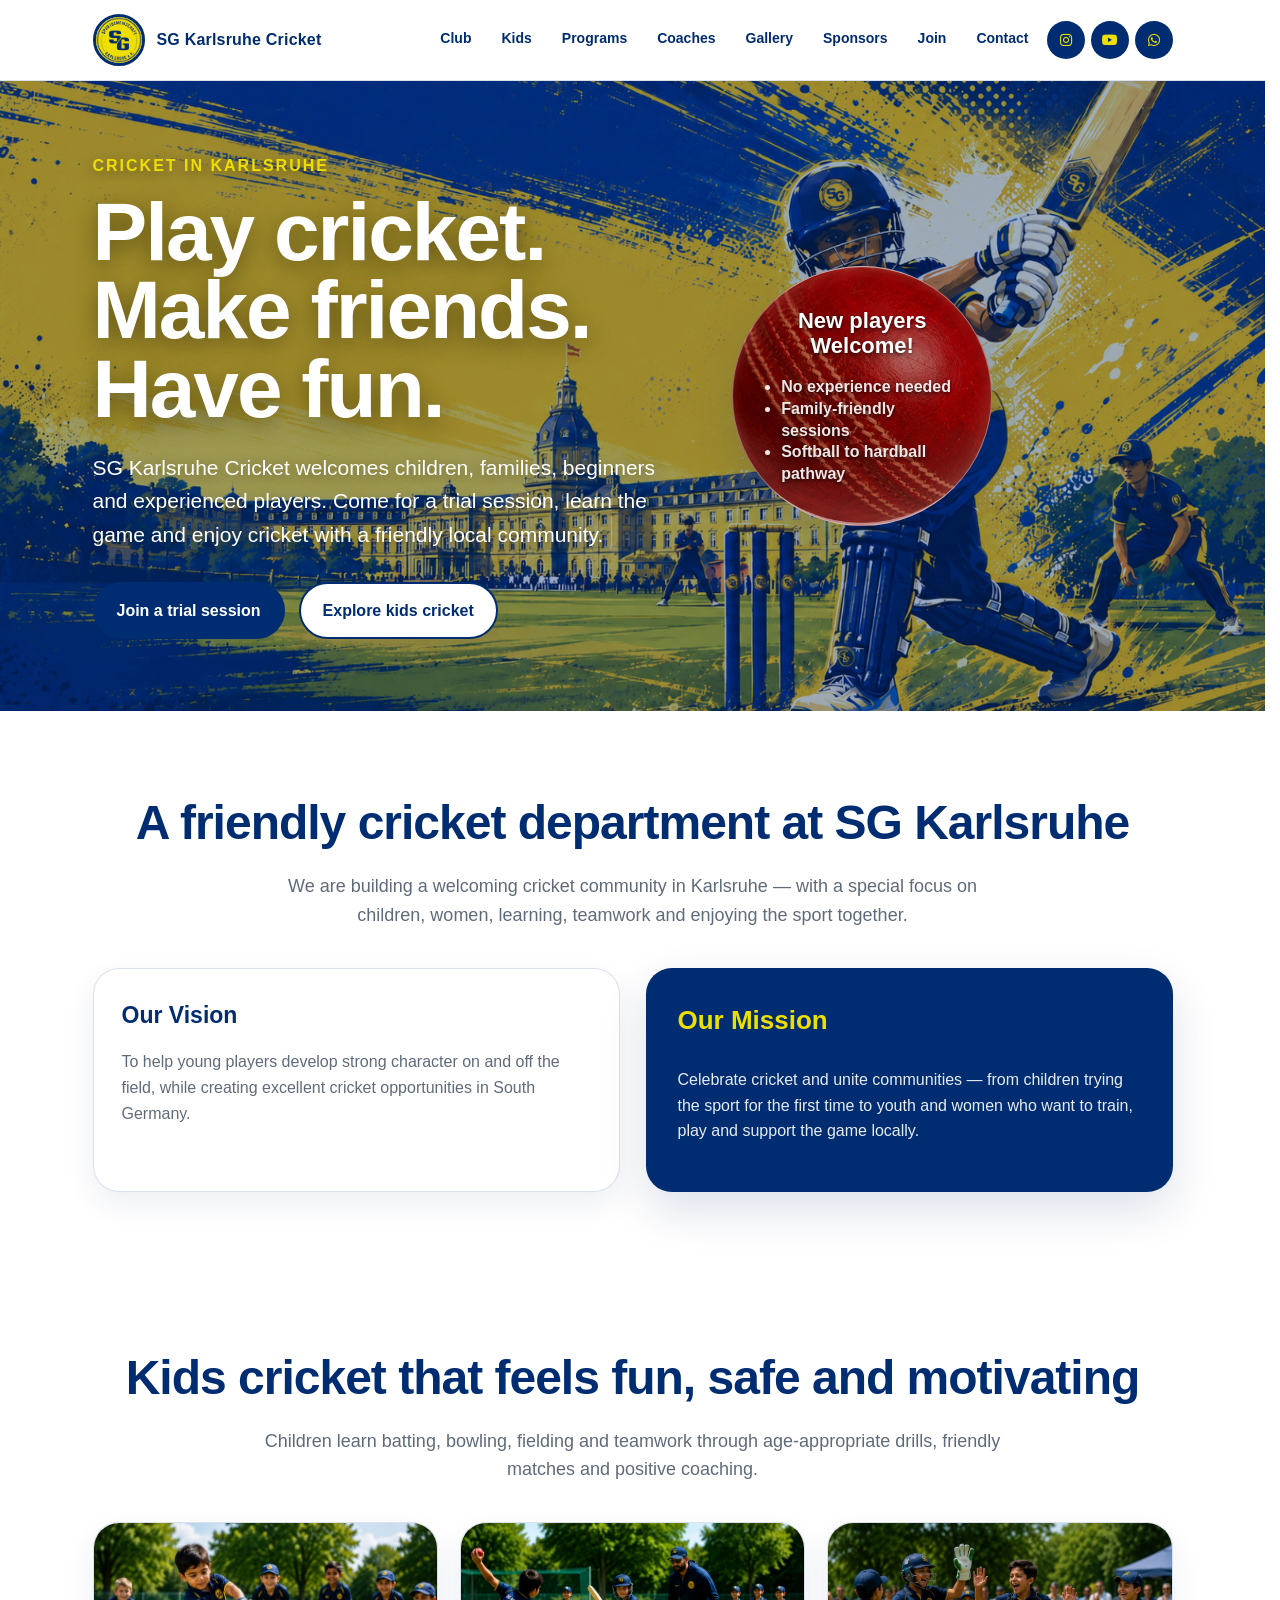
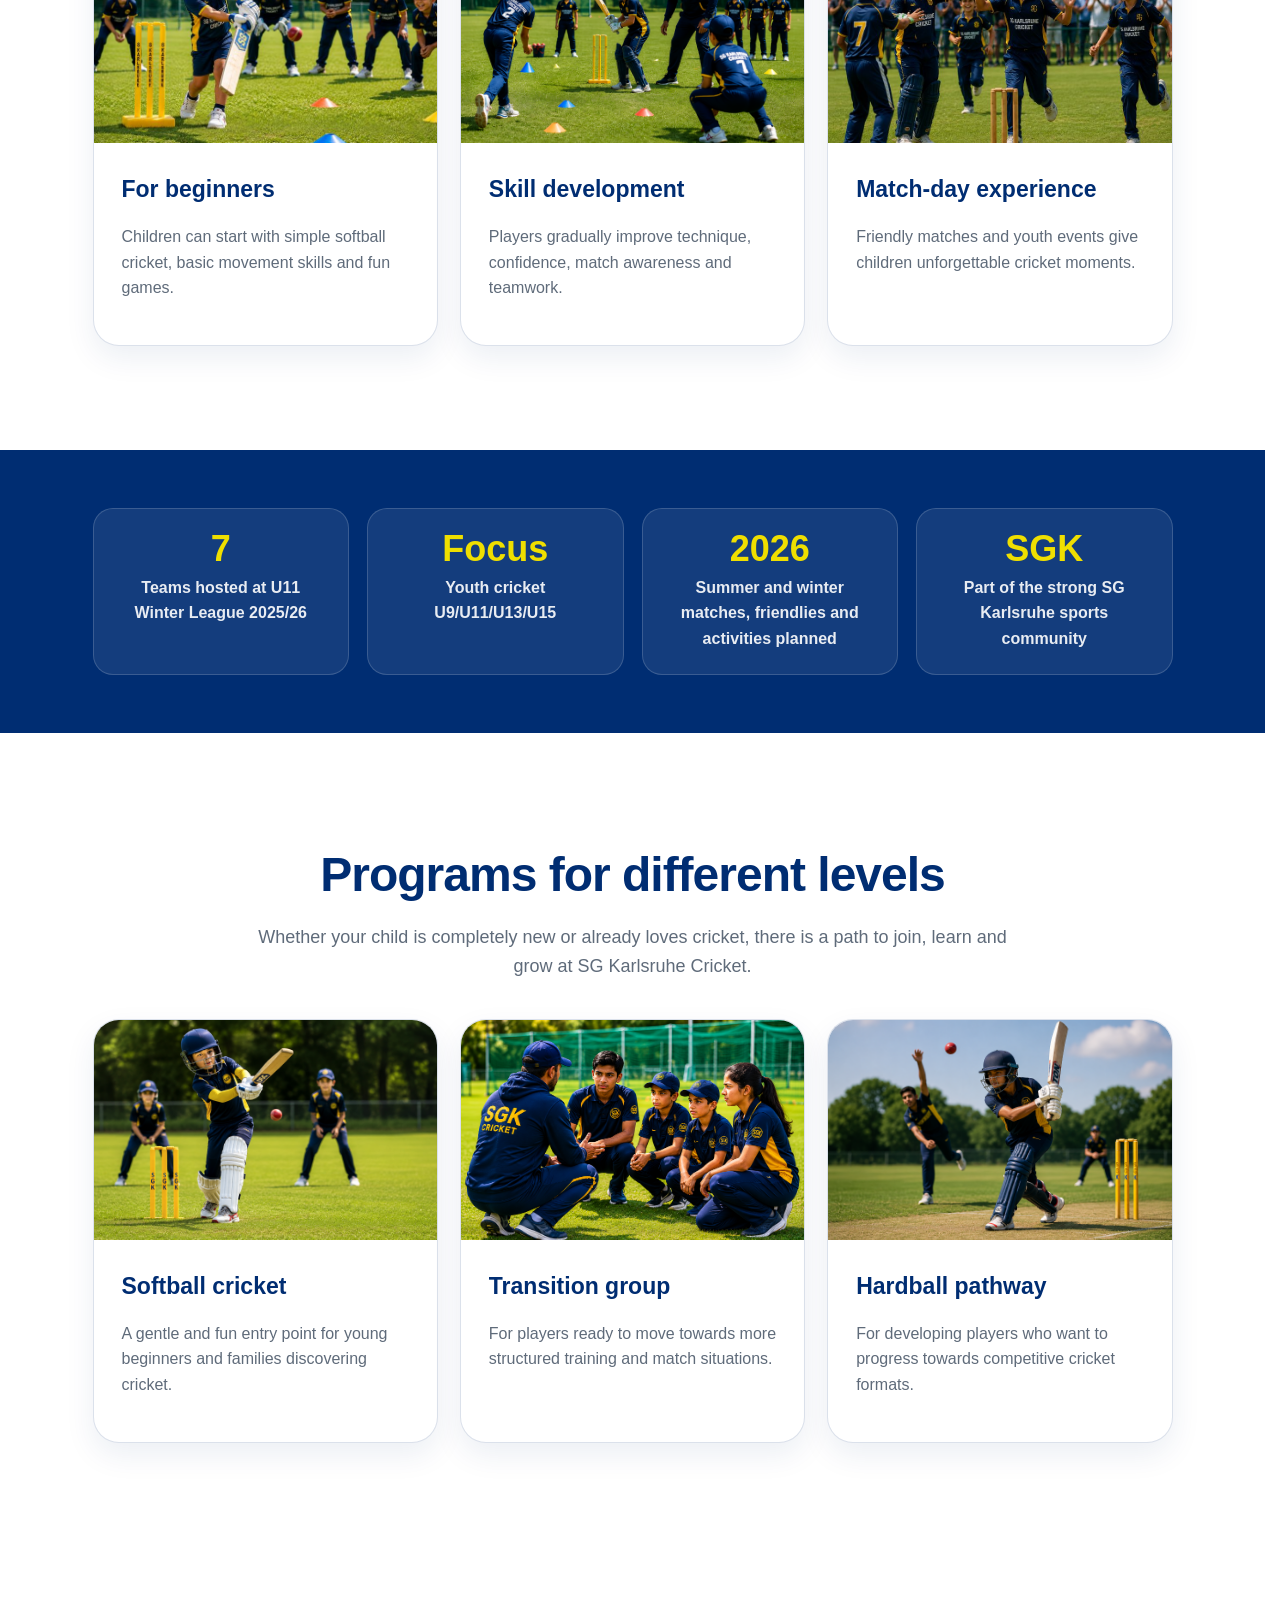
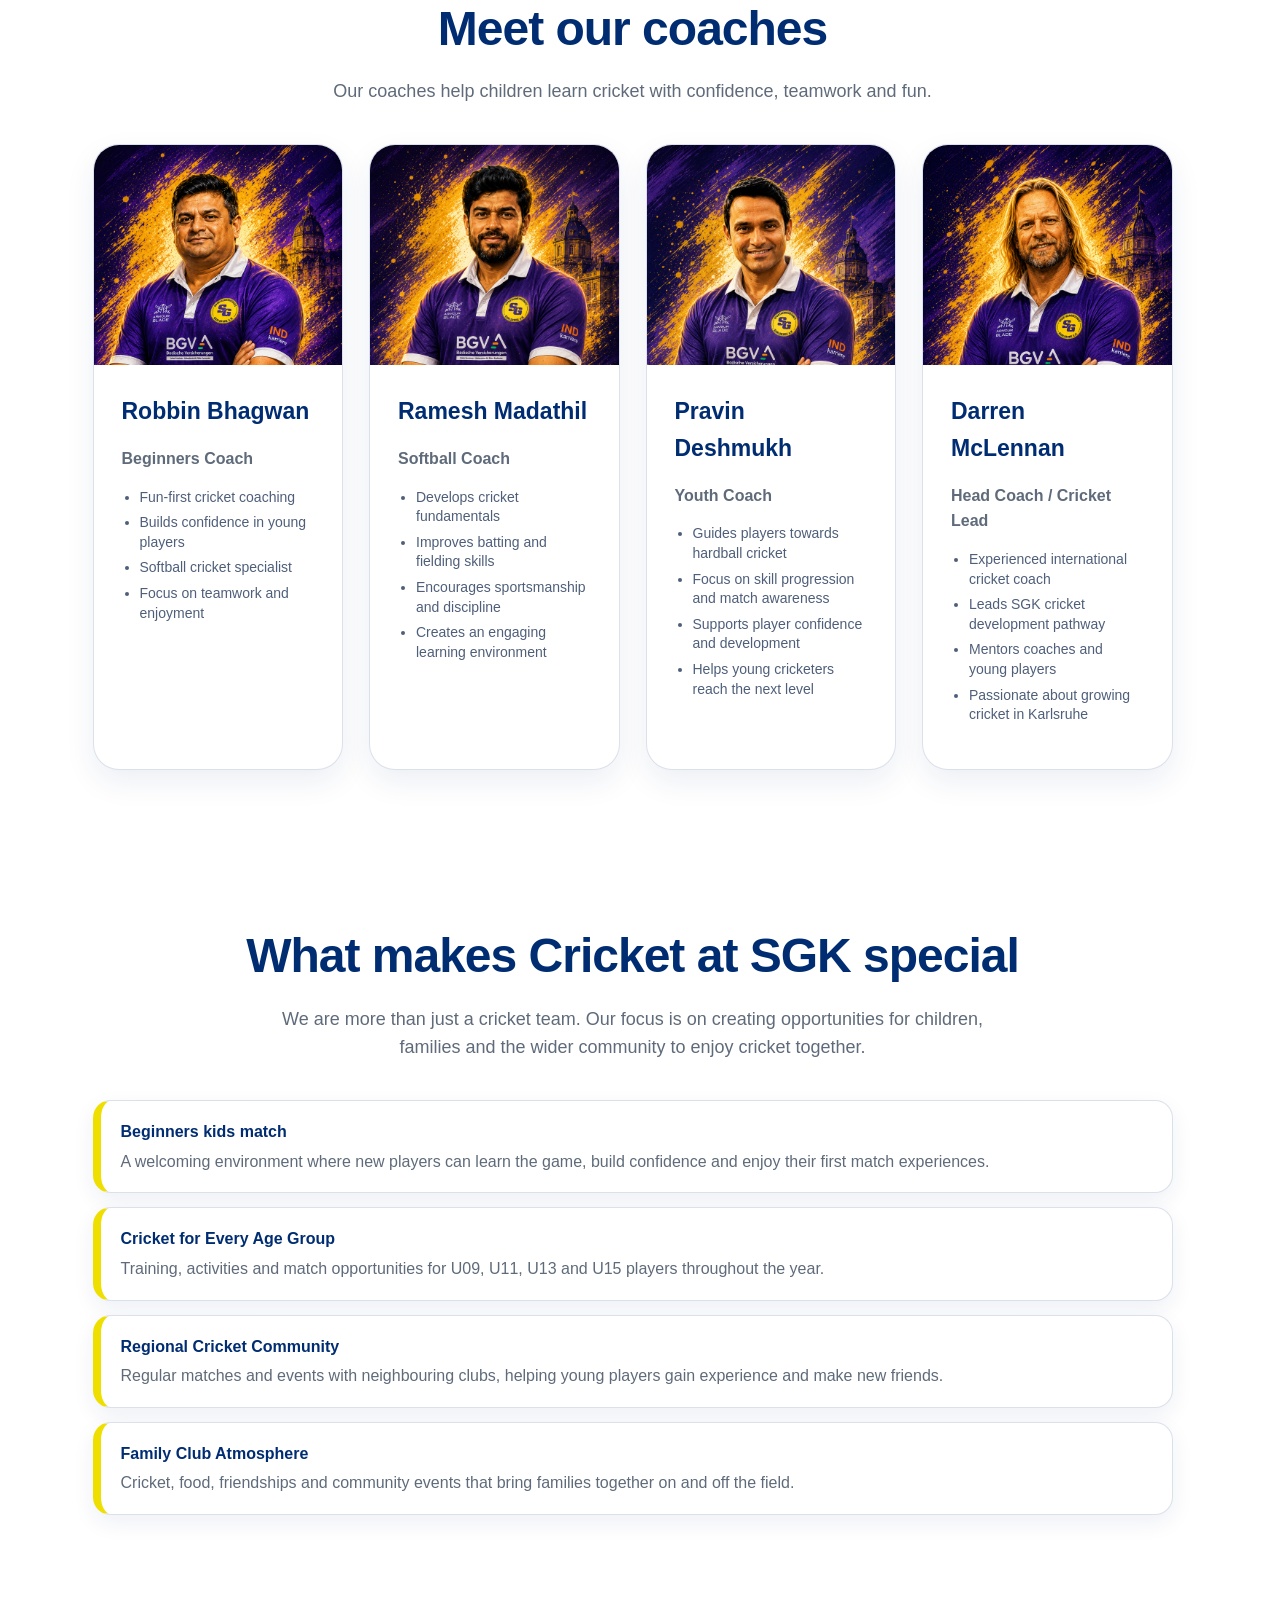
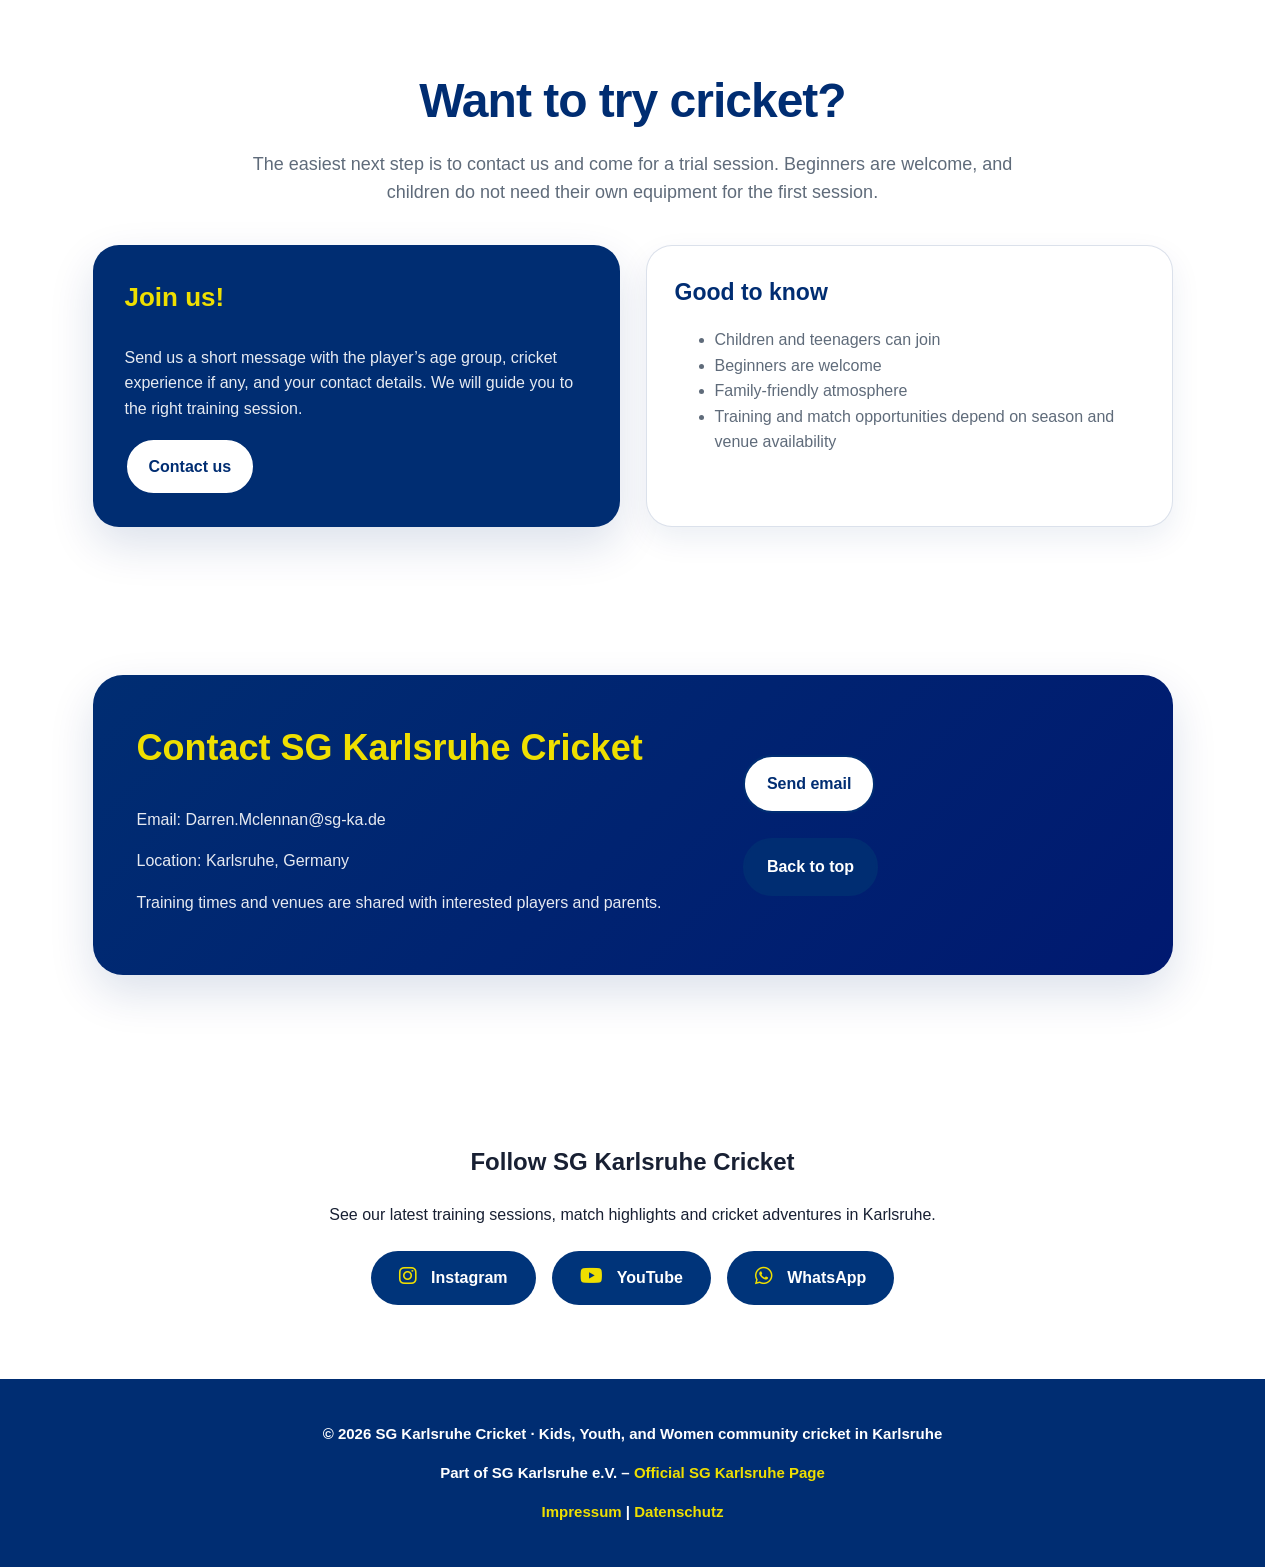
<file: index.html>
<!DOCTYPE html>
<html lang="en">
<head>
  <meta charset="UTF-8" />
  <meta name="viewport" content="width=device-width, initial-scale=1.0" />
  <title>SG Karlsruhe Cricket</title>

  <link rel="stylesheet"
    href="https://cdnjs.cloudflare.com/ajax/libs/font-awesome/6.5.1/css/all.min.css">
  <link rel="stylesheet" href="css/style.css">
</head>

<body>
  <header>
    <div class="nav-wrap">
     <a class="brand" href="index.html#top">
        <img class="site-logo" src="images/sgk-logo.png" alt="SG Karlsruhe logo">
        <span>SG Karlsruhe Cricket</span>
      </a>

      <nav>
<a href="index.html#about">Club</a>
<a href="index.html#kids">Kids</a>
<a href="index.html#programs">Programs</a>
<a href="index.html#coaches">Coaches</a>
<a href="gallery.html">Gallery</a>
<a href="sponsors.html">Sponsors</a>
<a href="index.html#join">Join</a>
<a href="index.html#contact">Contact</a>

<a class="nav-social" href="https://www.instagram.com/cricket.sg.karlsruhe" target="_blank">
  <i class="fab fa-instagram"></i>
</a>

<a class="nav-social" href="https://www.youtube.com/@SGKcricket" target="_blank">
  <i class="fab fa-youtube"></i>
</a>

<a class="nav-social" href="https://wa.me/4917683696175" target="_blank">
  <i class="fab fa-whatsapp"></i>
</a>
      </nav>
    </div>
  </header>

  <main id="top">
    <section class="hero">
      <div class="hero-inner">
        <div>
          <div class="eyebrow">Cricket in Karlsruhe</div>
          <h1>Play cricket. Make friends. Have fun.</h1>
          <p>
            SG Karlsruhe Cricket welcomes children, families, beginners and experienced players.
            Come for a trial session, learn the game and enjoy cricket with a friendly local community.
          </p>
          <div class="buttons">
            <a class="btn btn-primary" href="#join">Join a trial session</a>
            <a class="btn btn-secondary" href="#kids">Explore kids cricket</a>
          </div>
        </div>

        <div class="hero-card">
          <h2>New players Welcome!</h2>
          <ul>
            <li>No experience needed</li>
            <li>Family-friendly sessions</li>
            <li>Softball to hardball pathway</li>
            
          </ul>
        </div>
      </div>
    </section>

    <section id="about" class="section">
      <div class="section-title">
        <h2>A friendly cricket department at SG Karlsruhe</h2>
        <p>
          We are building a welcoming cricket community in Karlsruhe — with a special focus on children,
          women, learning, teamwork and enjoying the sport together.
        </p>
      </div>

      <div class="grid-2">
        <div class="info-box">
          <h3>Our Vision</h3>
          <p>
            To help young players develop strong character on and off the field, while creating excellent
            cricket opportunities in South Germany.
          </p>
        </div>

        <div class="highlight">
          <h3>Our Mission</h3>
          <p>
            Celebrate cricket and unite communities — from children trying the sport for the first time
            to youth and women who want to train, play and support the game locally.
          </p>
        </div>
      </div>
    </section>

    <section id="kids" class="section">
      <div class="section-title">
        <h2>Kids cricket that feels fun, safe and motivating</h2>
        <p>
          Children learn batting, bowling, fielding and teamwork through age-appropriate drills,
          friendly matches and positive coaching.
        </p>
      </div>

      <div class="grid-3">
        <article class="card">
          <img src="images/kids-beginners.jpg" alt="Beginners" class="card-image">
          <div class="card-body">
            <h3>For beginners</h3>
            <p>Children can start with simple softball cricket, basic movement skills and fun games.</p>
          </div>
        </article>

        <article class="card">
          <img src="images/skill-development.png" alt="Skill Development" class="card-image">
          <div class="card-body">
            <h3>Skill development</h3>
            <p>Players gradually improve technique, confidence, match awareness and teamwork.</p>
          </div>
        </article>

        <article class="card">
          <img src="images/match-experience.jpg" alt="Match Day" class="card-image">
          <div class="card-body">
            <h3>Match-day experience</h3>
            <p>Friendly matches and youth events give children unforgettable cricket moments.</p>
          </div>
        </article>
      </div>
    </section>

    <div class="band">
      <div class="band-inner">
        <div class="stat"><strong>7</strong><span>Teams hosted at U11 Winter League 2025/26</span></div>
        <div class="stat"><strong>Focus</strong><span>Youth cricket U9/U11/U13/U15</span></div>
        <div class="stat"><strong>2026</strong><span>Summer and winter matches, friendlies and activities planned</span></div>
        <div class="stat"><strong>SGK</strong><span>Part of the strong SG Karlsruhe sports community</span></div>
      </div>
    </div>

    <section id="programs" class="section">
      <div class="section-title">
        <h2>Programs for different levels</h2>
        <p>
          Whether your child is completely new or already loves cricket, there is a path to join,
          learn and grow at SG Karlsruhe Cricket.
        </p>
      </div>

      <div class="grid-3">
        <article class="card">
          <img src="images/softball-cricket.png" alt="Softball cricket" class="card-image">
          <div class="card-body">
            <h3>Softball cricket</h3>
            <p>A gentle and fun entry point for young beginners and families discovering cricket.</p>
          </div>
        </article>

        <article class="card">
          <img src="images/transition-group.png" alt="Transition group" class="card-image">
          <div class="card-body">
            <h3>Transition group</h3>
            <p>For players ready to move towards more structured training and match situations.</p>
          </div>
        </article>

        <article class="card">
          <img src="images/hardball-pathway.png" alt="Hardball pathway" class="card-image">
          <div class="card-body">
            <h3>Hardball pathway</h3>
            <p>For developing players who want to progress towards competitive cricket formats.</p>
          </div>
        </article>
      </div>
    </section>

    <section id="coaches" class="section">
      <div class="section-title">
        <h2>Meet our coaches</h2>
        <p>
          Our coaches help children learn cricket with confidence, teamwork and fun.
        </p>
      </div>

      <div class="grid-4">
        <article class="card">
          <img src="images/robbin.png" alt="SG Karlsruhe Cricket coach" class="coach-card">
          <div class="card-body">
            <h3>Robbin Bhagwan</h3>
            <p><strong>Beginners Coach</strong></p>
            <ul class="coach-points">
              <li>Fun-first cricket coaching</li>
              <li>Builds confidence in young players</li>
              <li>Softball cricket specialist</li>
              <li>Focus on teamwork and enjoyment</li>
            </ul>
          </div>
        </article>

        <article class="card">
          <img src="images/ramesh.png" alt="SG Karlsruhe Cricket coach" class="coach-card">
          <div class="card-body">
            <h3>Ramesh Madathil</h3>
            <p><strong>Softball Coach</strong></p>
            <ul class="coach-points">
              <li>Develops cricket fundamentals</li>
              <li>Improves batting and fielding skills</li>
              <li>Encourages sportsmanship and discipline</li>
              <li>Creates an engaging learning environment</li>
            </ul>
          </div>
        </article>

        <article class="card">
          <img src="images/pravin.png" alt="SG Karlsruhe Cricket coach" class="coach-card">
          <div class="card-body">
            <h3>Pravin Deshmukh</h3>
            <p><strong>Youth Coach</strong></p>
            <ul class="coach-points">
              <li>Guides players towards hardball cricket</li>
              <li>Focus on skill progression and match awareness</li>
              <li>Supports player confidence and development</li>
              <li>Helps young cricketers reach the next level</li>
            </ul>
          </div>
        </article>

        <article class="card">
          <img src="images/darren.png" alt="SG Karlsruhe Cricket coach" class="coach-card">
          <div class="card-body">
            <h3>Darren McLennan</h3>
            <p><strong>Head Coach / Cricket Lead</strong></p>
            <ul class="coach-points">
              <li>Experienced international cricket coach</li>
              <li>Leads SGK cricket development pathway</li>
              <li>Mentors coaches and young players</li>
              <li>Passionate about growing cricket in Karlsruhe</li>
            </ul>
          </div>
        </article>
      </div>
    </section>

    <section id="activities" class="section">
      <div class="section-title">
        <h2>What makes Cricket at SGK special</h2>
        <p>
          We are more than just a cricket team. Our focus is on creating opportunities for children, families and the wider community to enjoy cricket together.
        </p>
      </div>

      <div class="activity-list">
        <div class="activity"><strong>Beginners kids match</strong><span>A welcoming environment where new players can learn the game, build confidence and enjoy their first match experiences.</span></div>
        <div class="activity"><strong>Cricket for Every Age Group</strong><span>Training, activities and match opportunities for U09, U11, U13 and U15 players throughout the year.</span></div>
        <div class="activity"><strong>Regional Cricket Community</strong><span>Regular matches and events with neighbouring clubs, helping young players gain experience and make new friends.</span></div>
        <div class="activity"><strong>Family Club Atmosphere</strong><span>Cricket, food, friendships and community events that bring families together on and off the field.</span></div>
      </div>
    </section>

    <section id="join" class="section">
      <div class="section-title">
        <h2>Want to try cricket?</h2>
        <p>
          The easiest next step is to contact us and come for a trial session. Beginners are welcome,
          and children do not need their own equipment for the first session.
        </p>
      </div>

      <div class="grid-2">
        <div class="highlight">
          <h3>Join us!</h3>
          <p>
            Send us a short message with the player’s age group, cricket experience if any, and your
            contact details. We will guide you to the right training session.
          </p>
          <a class="btn btn-secondary" href="#contact">Contact us</a>
        </div>

        <div class="info-box">
          <h3>Good to know</h3>
          <ul>
            <li>Children and teenagers can join</li>
            <li>Beginners are welcome</li>
            <li>Family-friendly atmosphere</li>
            <li>Training and match opportunities depend on season and venue availability</li>
          </ul>
        </div>
      </div>
    </section>

    <section id="contact" class="section">
      <div class="contact-panel">
        <div>
          <h2>Contact SG Karlsruhe Cricket</h2>
          <p>Email: Darren.Mclennan@sg-ka.de</p>
          <p>Location: Karlsruhe, Germany</p>
          <p>Training times and venues are shared with interested players and parents.</p>
        </div>
        <div>
          <a class="btn btn-secondary" href="mailto:Darren.Mclennan@sg-ka.de">Send email</a>
          <br><br>
          <a class="btn btn-primary" href="#top">Back to top</a>
        </div>
      </div>
    </section>

    <section class="section social-section">
      <h2>Follow SG Karlsruhe Cricket</h2>
      <p>See our latest training sessions, match highlights and cricket adventures in Karlsruhe.</p>

      <div class="social-links">
        <a href="https://www.instagram.com/cricket.sg.karlsruhe" target="_blank">
          <i class="fab fa-instagram"></i> Instagram
        </a>

        <a href="https://www.youtube.com/@SGKcricket" target="_blank">
          <i class="fab fa-youtube"></i> YouTube
        </a>

        <a href="https://wa.me/4917683696175" target="_blank">
          <i class="fab fa-whatsapp"></i> WhatsApp
        </a>
      </div>
    </section>
  </main>

<footer class="site-footer">
  <p>© 2026 SG Karlsruhe Cricket · Kids, Youth, and Women community cricket in Karlsruhe</p>

  <p>
    Part of SG Karlsruhe e.V. –
    <a href="https://www.sg-ka.de/sportangebot/cricket/" target="_blank">
      Official SG Karlsruhe Page
    </a>
  </p>

  <p>
    <a href="impressum.html">Impressum</a> |
    <a href="datenschutz.html">Datenschutz</a>
  </p>
</footer>
</body>
</html>
</file>
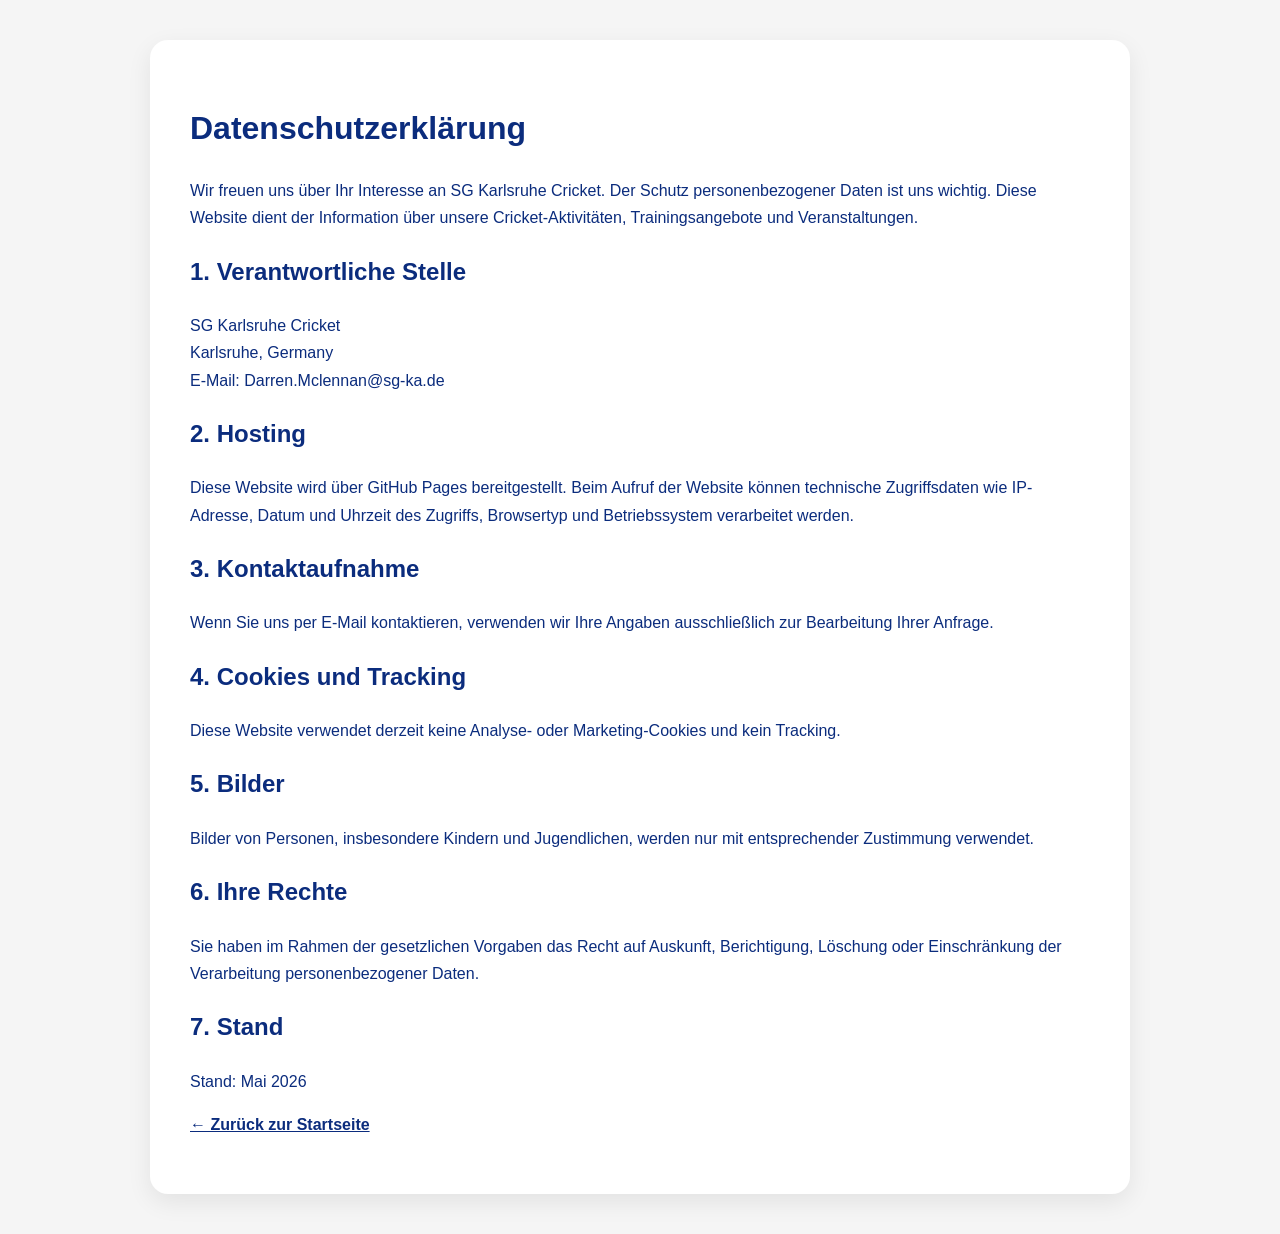
<file: datenschutz.html>
<!DOCTYPE html>
<html lang="de">
<head>
  <meta charset="UTF-8">
  <meta name="viewport" content="width=device-width, initial-scale=1.0">
  <title>Datenschutz - SG Karlsruhe Cricket</title>

  <style>
    body {
      font-family: Arial, sans-serif;
      background: #f5f5f5;
      color: #0b2c7d;
      margin: 0;
      padding: 40px;
      line-height: 1.7;
    }

    .container {
      max-width: 900px;
      margin: auto;
      background: white;
      padding: 40px;
      border-radius: 18px;
      box-shadow: 0 8px 24px rgba(0,0,0,0.08);
    }

    h1, h2 {
      color: #0b2c7d;
    }

    a {
      color: #0b2c7d;
      font-weight: bold;
    }
  </style>
</head>

<body>
<div class="container">

  <h1>Datenschutzerklärung</h1>

  <p>
    Wir freuen uns über Ihr Interesse an SG Karlsruhe Cricket. Der Schutz personenbezogener Daten ist uns wichtig.
    Diese Website dient der Information über unsere Cricket-Aktivitäten, Trainingsangebote und Veranstaltungen.
  </p>

  <h2>1. Verantwortliche Stelle</h2>
  <p>
    SG Karlsruhe Cricket<br>
    Karlsruhe, Germany<br>
    E-Mail: Darren.Mclennan@sg-ka.de
  </p>

  <h2>2. Hosting</h2>
  <p>
    Diese Website wird über GitHub Pages bereitgestellt. Beim Aufruf der Website können technische Zugriffsdaten
    wie IP-Adresse, Datum und Uhrzeit des Zugriffs, Browsertyp und Betriebssystem verarbeitet werden.
  </p>

  <h2>3. Kontaktaufnahme</h2>
  <p>
    Wenn Sie uns per E-Mail kontaktieren, verwenden wir Ihre Angaben ausschließlich zur Bearbeitung Ihrer Anfrage.
  </p>

  <h2>4. Cookies und Tracking</h2>
  <p>
    Diese Website verwendet derzeit keine Analyse- oder Marketing-Cookies und kein Tracking.
  </p>

  <h2>5. Bilder</h2>
  <p>
    Bilder von Personen, insbesondere Kindern und Jugendlichen, werden nur mit entsprechender Zustimmung verwendet.
  </p>

  <h2>6. Ihre Rechte</h2>
  <p>
    Sie haben im Rahmen der gesetzlichen Vorgaben das Recht auf Auskunft, Berichtigung, Löschung oder Einschränkung
    der Verarbeitung personenbezogener Daten.
  </p>

  <h2>7. Stand</h2>
  <p>
    Stand: Mai 2026
  </p>

  <p>
    <a href="index.html">← Zurück zur Startseite</a>
  </p>

</div>
</body>
</html>
</file>
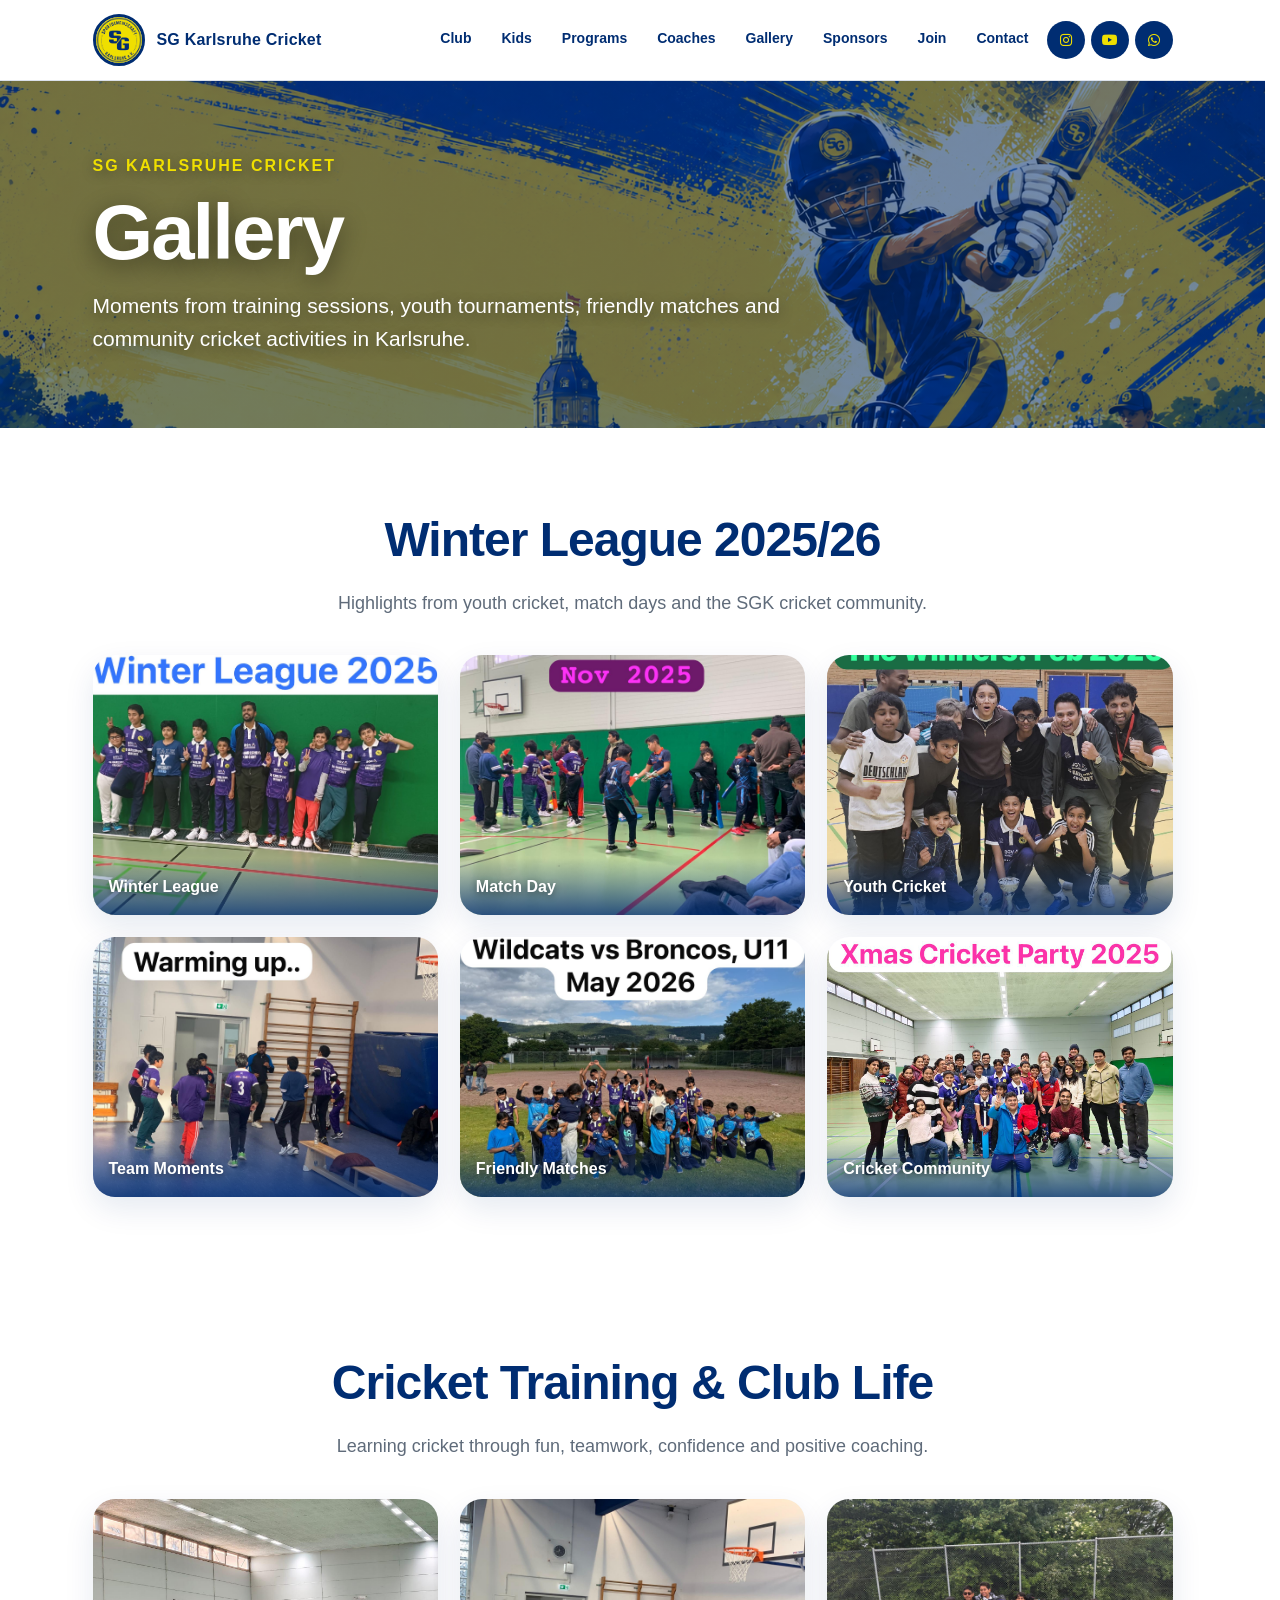
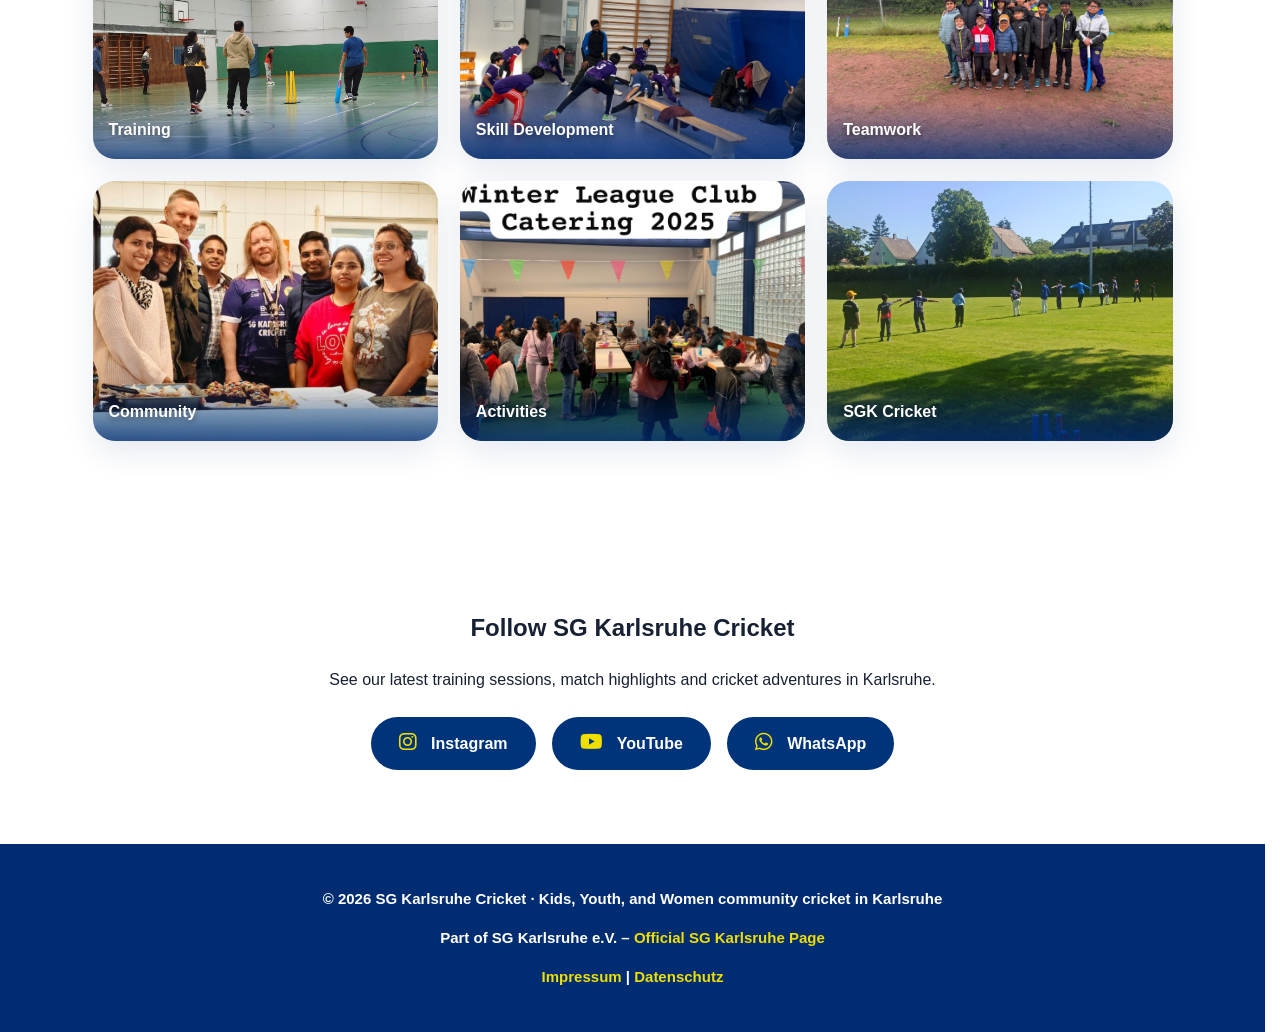
<file: gallery.html>
<!DOCTYPE html>
<html lang="en">
<head>
  <meta charset="UTF-8" />
  <meta name="viewport" content="width=device-width, initial-scale=1.0" />
  <title>Gallery | SG Karlsruhe Cricket</title>

  <link rel="stylesheet"
    href="https://cdnjs.cloudflare.com/ajax/libs/font-awesome/6.5.1/css/all.min.css">
  <link rel="stylesheet" href="css/style.css">
</head>

<body>
  <header>
    <div class="nav-wrap">
      <a class="brand" href="index.html#top">
        <img class="site-logo" src="images/sgk-logo.png" alt="SG Karlsruhe logo">
        <span>SG Karlsruhe Cricket</span>
      </a>

      <nav>
        <a href="index.html#about">Club</a>
        <a href="index.html#kids">Kids</a>
        <a href="index.html#programs">Programs</a>
        <a href="index.html#coaches">Coaches</a>
        <a href="gallery.html">Gallery</a>
	<a href="sponsors.html">Sponsors</a>
        <a href="index.html#join">Join</a>
        <a href="index.html#contact">Contact</a>

<a class="nav-social" href="https://www.instagram.com/cricket.sg.karlsruhe" target="_blank">
  <i class="fab fa-instagram"></i>
</a>

<a class="nav-social" href="https://www.youtube.com/@SGKcricket" target="_blank">
  <i class="fab fa-youtube"></i>
</a>

<a class="nav-social" href="https://wa.me/4917683696175" target="_blank">
  <i class="fab fa-whatsapp"></i>
</a>
      </nav>
    </div>
  </header>

  <main id="top">
    <section class="gallery-hero">
      <div class="gallery-hero-inner">
        <div>
          <div class="eyebrow">SG Karlsruhe Cricket</div>
          <h1>Gallery</h1>
          <p>
            Moments from training sessions, youth tournaments, friendly matches
            and community cricket activities in Karlsruhe.
          </p>
        </div>
      </div>
    </section>

    <section class="section">
      <div class="section-title">
        <h2>Winter League 2025/26</h2>
        <p>
          Highlights from youth cricket, match days and the SGK cricket community.
        </p>
      </div>

      <div class="gallery-grid">
        <a class="gallery-item" href="images/gallery/gallery-01.jpg" target="_blank">
          <img src="images/gallery/gallery-01.jpg" alt="SG Karlsruhe Cricket Winter League photo">
          <div class="gallery-caption">Winter League</div>
        </a>

        <a class="gallery-item" href="images/gallery/gallery-02.jpg" target="_blank">
          <img src="images/gallery/gallery-02.jpg" alt="SG Karlsruhe Cricket Match Day photo">
          <div class="gallery-caption">Match Day</div>
        </a>

        <a class="gallery-item" href="images/gallery/gallery-03.jpg" target="_blank">
          <img src="images/gallery/gallery-03.jpg" alt="SG Karlsruhe Cricket youth photo">
          <div class="gallery-caption">Youth Cricket</div>
        </a>

        <a class="gallery-item" href="images/gallery/gallery-04.jpg" target="_blank">
          <img src="images/gallery/gallery-04.jpg" alt="SG Karlsruhe Cricket team photo">
          <div class="gallery-caption">Team Moments</div>
        </a>

        <a class="gallery-item" href="images/gallery/gallery-05.jpg" target="_blank">
          <img src="images/gallery/gallery-05.jpg" alt="SG Karlsruhe Cricket friendly match photo">
          <div class="gallery-caption">Friendly Matches</div>
        </a>

        <a class="gallery-item" href="images/gallery/gallery-06.jpg" target="_blank">
          <img src="images/gallery/gallery-06.jpg" alt="SG Karlsruhe Cricket community photo">
          <div class="gallery-caption">Cricket Community</div>
        </a>
      </div>
    </section>

    <section class="section">
      <div class="section-title">
        <h2>Cricket Training & Club Life</h2>
        <p>
          Learning cricket through fun, teamwork, confidence and positive coaching.
        </p>
      </div>

      <div class="gallery-grid">
        <a class="gallery-item" href="images/gallery/gallery-07.jpg" target="_blank">
          <img src="images/gallery/gallery-07.jpg" alt="SG Karlsruhe Cricket training photo">
          <div class="gallery-caption">Training</div>
        </a>

        <a class="gallery-item" href="images/gallery/gallery-08.jpg" target="_blank">
          <img src="images/gallery/gallery-08.jpg" alt="SG Karlsruhe Cricket skill development photo">
          <div class="gallery-caption">Skill Development</div>
        </a>

        <a class="gallery-item" href="images/gallery/gallery-09.jpg" target="_blank">
          <img src="images/gallery/gallery-09.jpg" alt="SG Karlsruhe Cricket teamwork photo">
          <div class="gallery-caption">Teamwork</div>
        </a>

        <a class="gallery-item" href="images/gallery/gallery-10.jpg" target="_blank">
          <img src="images/gallery/gallery-10.jpg" alt="SG Karlsruhe Cricket community event photo">
          <div class="gallery-caption">Community</div>
        </a>

        <a class="gallery-item" href="images/gallery/gallery-11.jpg" target="_blank">
          <img src="images/gallery/gallery-11.jpg" alt="SG Karlsruhe Cricket activity photo">
          <div class="gallery-caption">Activities</div>
        </a>

        <a class="gallery-item" href="images/gallery/gallery-12.jpg" target="_blank">
          <img src="images/gallery/gallery-12.jpg" alt="SG Karlsruhe Cricket club photo">
          <div class="gallery-caption">SGK Cricket</div>
        </a>
      </div>
    </section>

    <section class="section social-section">
      <h2>Follow SG Karlsruhe Cricket</h2>
      <p>See our latest training sessions, match highlights and cricket adventures in Karlsruhe.</p>

      <div class="social-links">
        <a href="https://www.instagram.com/cricket.sg.karlsruhe" target="_blank">
          <i class="fab fa-instagram"></i> Instagram
        </a>

        <a href="https://www.youtube.com/@SGKcricket" target="_blank">
          <i class="fab fa-youtube"></i> YouTube
        </a>

        <a href="https://wa.me/4917683696175" target="_blank">
          <i class="fab fa-whatsapp"></i> WhatsApp
        </a>
      </div>
    </section>
  </main>

<footer class="site-footer">
  <p>© 2026 SG Karlsruhe Cricket · Kids, Youth, and Women community cricket in Karlsruhe</p>

  <p>
    Part of SG Karlsruhe e.V. –
    <a href="https://www.sg-ka.de/sportangebot/cricket/" target="_blank">
      Official SG Karlsruhe Page
    </a>
  </p>

  <p>
    <a href="impressum.html">Impressum</a> |
    <a href="datenschutz.html">Datenschutz</a>
  </p>
</footer>
</body>
</html>
</file>
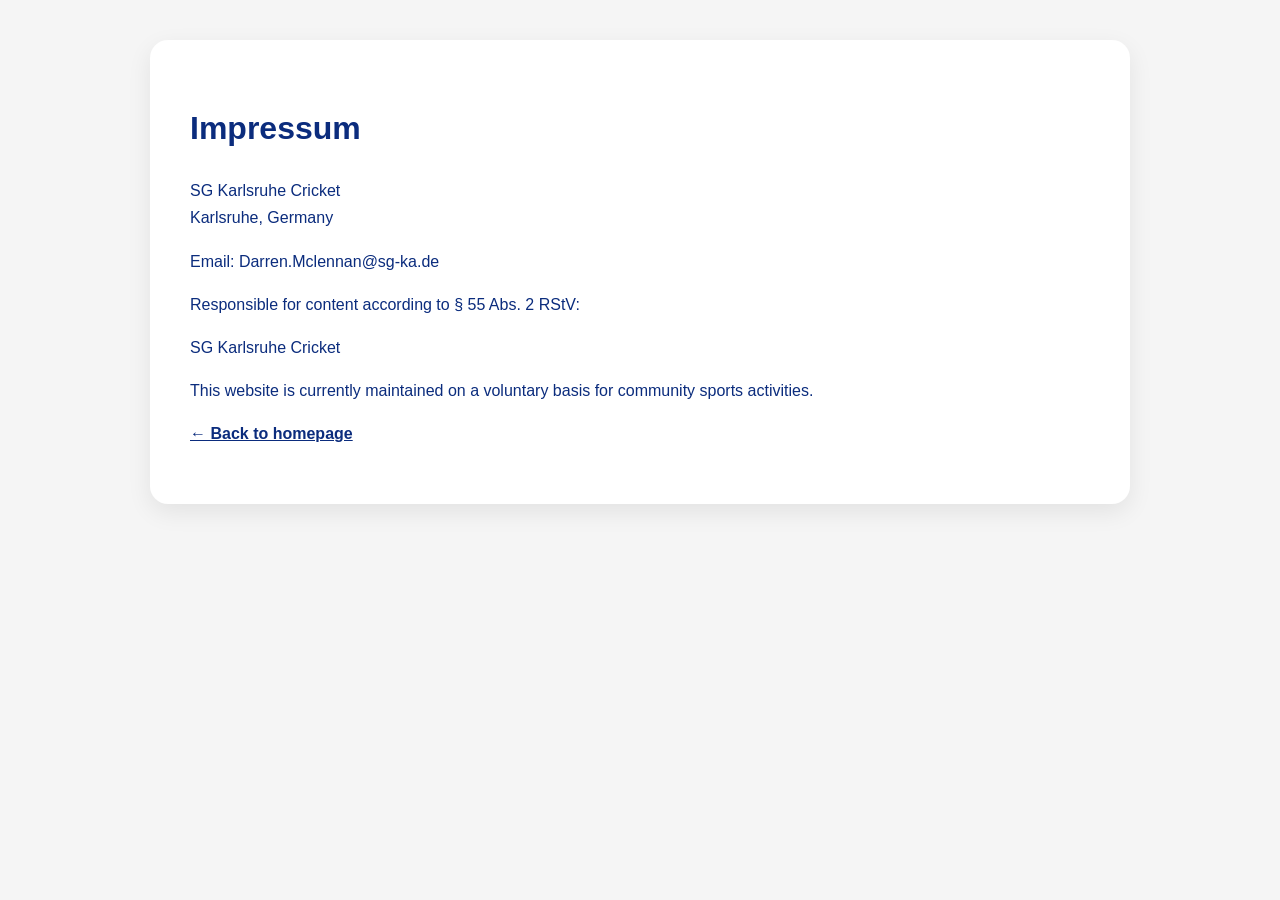
<file: impressum.html>
<!DOCTYPE html>
<html lang="de">
<head>
  <meta charset="UTF-8">
  <meta name="viewport" content="width=device-width, initial-scale=1.0">
  <title>Impressum - SG Karlsruhe Cricket</title>

  <style>
    body {
      font-family: Arial, sans-serif;
      background: #f5f5f5;
      color: #0b2c7d;
      margin: 0;
      padding: 40px;
      line-height: 1.7;
    }

    .container {
      max-width: 900px;
      margin: auto;
      background: white;
      padding: 40px;
      border-radius: 18px;
      box-shadow: 0 8px 24px rgba(0,0,0,0.08);
    }

    h1 {
      color: #0b2c7d;
    }

    a {
      color: #0b2c7d;
      font-weight: bold;
    }
  </style>
</head>

<body>

<div class="container">

<h1>Impressum</h1>

<p>
SG Karlsruhe Cricket<br>
Karlsruhe, Germany
</p>

<p>
Email: Darren.Mclennan@sg-ka.de
</p>

<p>
Responsible for content according to § 55 Abs. 2 RStV:
</p>

<p>
SG Karlsruhe Cricket
</p>

<p>
This website is currently maintained on a voluntary basis for community sports activities.
</p>

<p>
<a href="index.html">← Back to homepage</a>
</p>

</div>

</body>
</html>
</file>
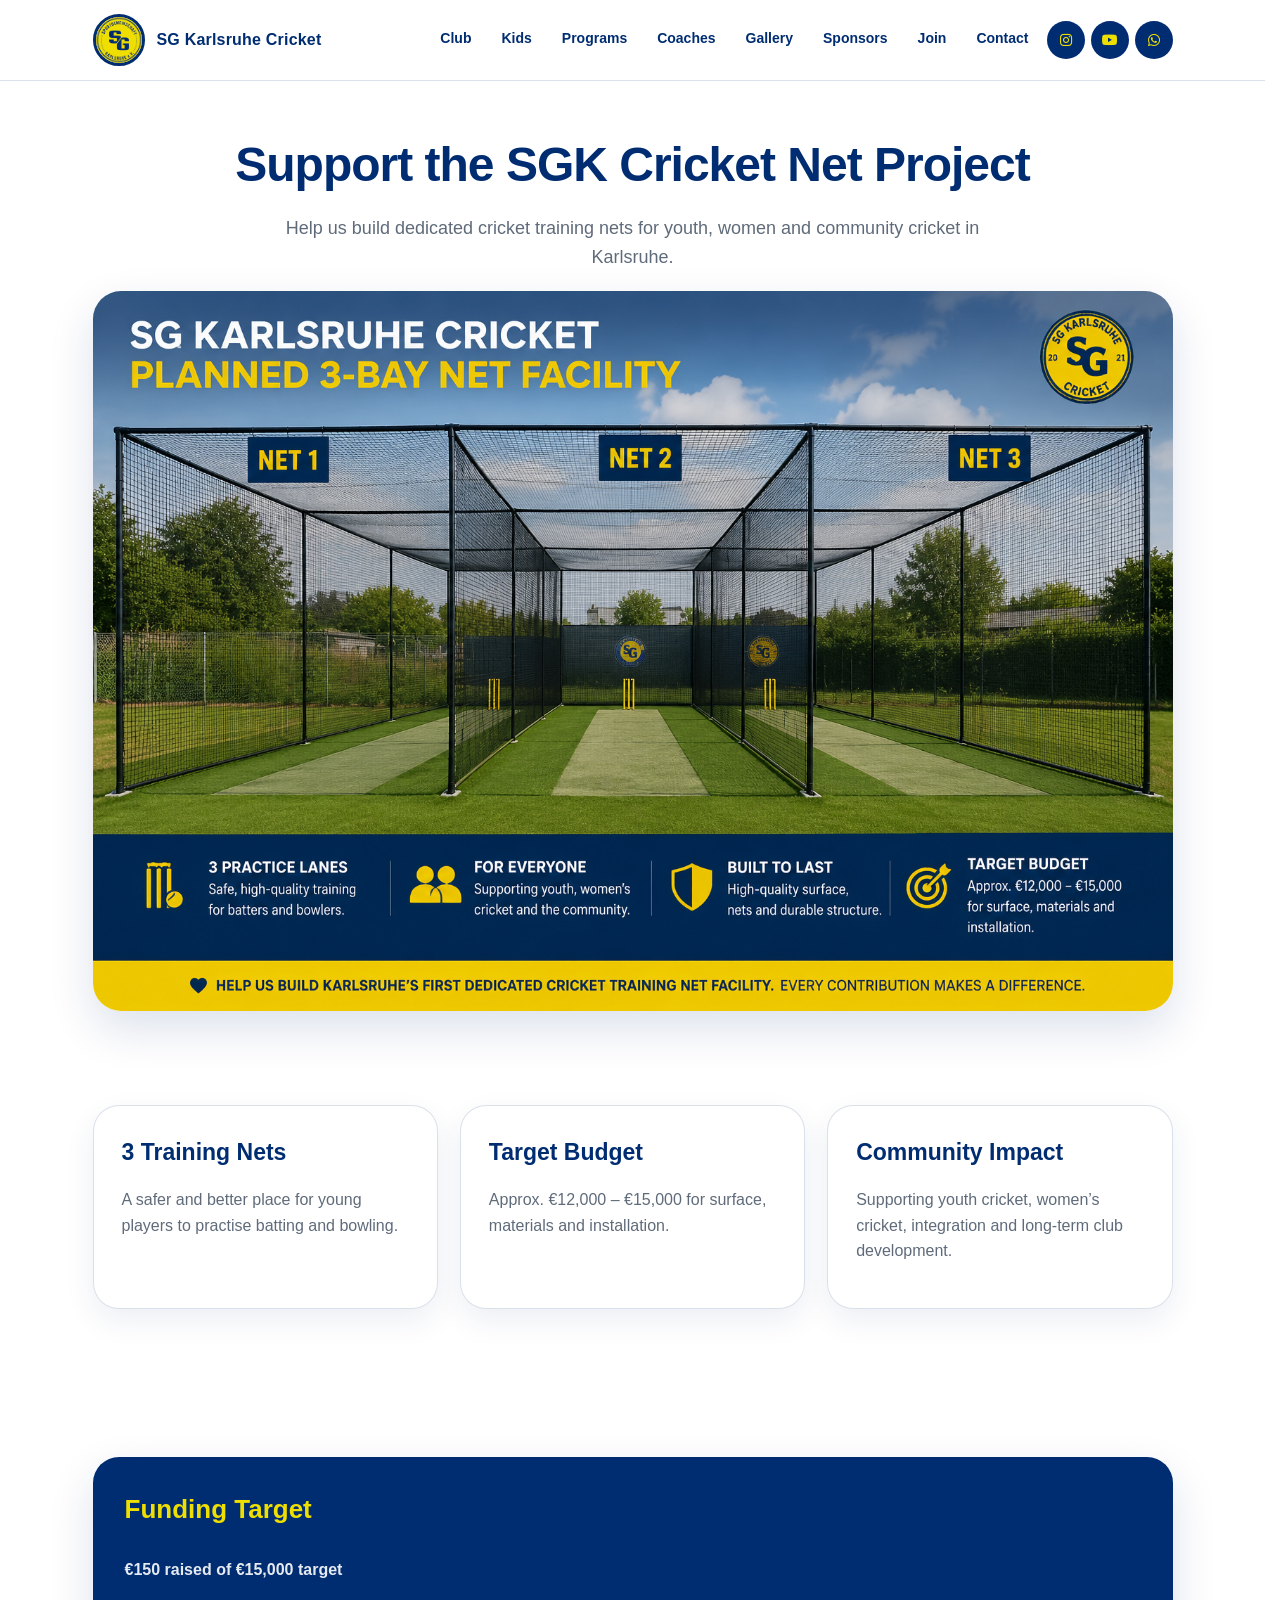
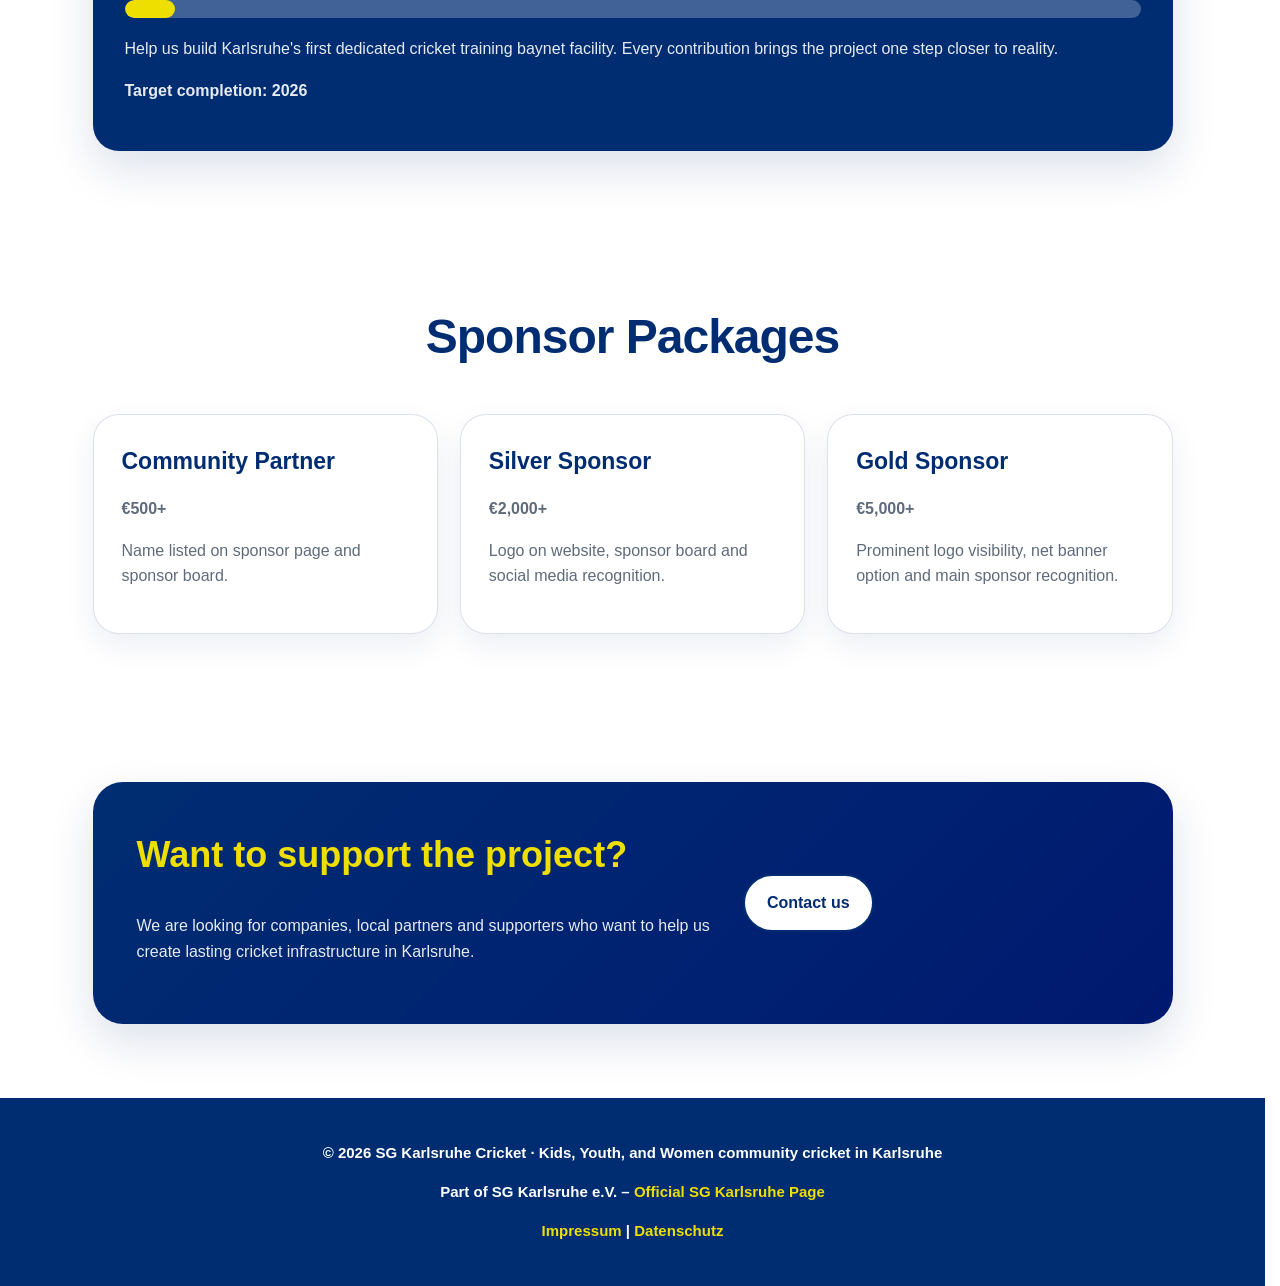
<file: sponsors.html>
<!DOCTYPE html>
<html lang="en">
<head>
  <meta charset="UTF-8" />
  <meta name="viewport" content="width=device-width, initial-scale=1.0" />
  <title>SG Karlsruhe Cricket</title>

  <link rel="stylesheet"
    href="https://cdnjs.cloudflare.com/ajax/libs/font-awesome/6.5.1/css/all.min.css">
  <link rel="stylesheet" href="css/style.css">
</head>

<body>
  <header>
    <div class="nav-wrap">
     <a class="brand" href="index.html#top">
        <img class="site-logo" src="images/sgk-logo.png" alt="SG Karlsruhe logo">
        <span>SG Karlsruhe Cricket</span>
      </a>

   <nav>
  <a href="index.html#about">Club</a>
  <a href="index.html#kids">Kids</a>
  <a href="index.html#programs">Programs</a>
  <a href="index.html#coaches">Coaches</a>
  <a href="gallery.html">Gallery</a>
  <a href="sponsors.html">Sponsors</a>
  <a href="index.html#join">Join</a>
  <a href="index.html#contact">Contact</a>

<a class="nav-social" href="https://www.instagram.com/cricket.sg.karlsruhe" target="_blank">
  <i class="fab fa-instagram"></i>
</a>

<a class="nav-social" href="https://www.youtube.com/@SGKcricket" target="_blank">
  <i class="fab fa-youtube"></i>
</a>

<a class="nav-social" href="https://wa.me/4917683696175" target="_blank">
  <i class="fab fa-whatsapp"></i>
</a>
      </nav>
    </div>
  </header>

  <main id="top">
 
  <section class="section sponsor-intro">
    <div class="section-title">
      <h2>Support the SGK Cricket Net Project</h2>
      <p>
        Help us build dedicated cricket training nets for youth, women and community cricket in Karlsruhe.
      </p>
    </div>
  </section>

<section class="section sponsor-visual">
  <img src="images/sponsor-baynet.png"
       alt="Planned SG Karlsruhe Cricket 3-bay net facility"
       class="sponsor-image">
</section>

  <section class="section">
    <div class="grid-3">
      <article class="card">
        <div class="card-body">
          <h3>3 Training Nets</h3>
          <p>A safer and better place for young players to practise batting and bowling.</p>
        </div>
      </article>

       <article class="card">
        <div class="card-body">
          <h3>Target Budget</h3>
          <p>Approx. €12,000 – €15,000 for surface, materials and installation.</p>
        </div>
      </article>

      <article class="card">
        <div class="card-body">
          <h3>Community Impact</h3>
          <p>Supporting youth cricket, women’s cricket, integration and long-term club development.</p>
        </div>
      </article>
    </div>
  </section>

<section class="section">
  <div class="highlight">
    <h3>Funding Target</h3>
    <p><strong>€150 raised of €15,000 target</strong></p>

    <div class="progress-bar">
      <div class="progress-fill"></div>
    </div>

    <p>Help us build Karlsruhe's first dedicated cricket training baynet facility. Every contribution brings the project one step closer to reality.</p>
<p><strong>Target completion: 2026</strong></p>
  </div>
</section>

  <section class="section">
    <div class="section-title">
      <h2>Sponsor Packages</h2>
    </div>

    <div class="grid-3">
      <article class="card">
        <div class="card-body">
          <h3>Community Partner</h3>
          <p><strong>€500+</strong></p>
          <p>Name listed on sponsor page and sponsor board.</p>
        </div>
      </article>

      <article class="card">
        <div class="card-body">
          <h3>Silver Sponsor</h3>
          <p><strong>€2,000+</strong></p>
          <p>Logo on website, sponsor board and social media recognition.</p>
        </div>
      </article>

      <article class="card">
        <div class="card-body">
          <h3>Gold Sponsor</h3>
          <p><strong>€5,000+</strong></p>
          <p>Prominent logo visibility, net banner option and main sponsor recognition.</p>
        </div>
      </article>
    </div>
  </section>

  <section class="section">
    <div class="contact-panel">
      <div>
        <h2>Want to support the project?</h2>
        <p>
          We are looking for companies, local partners and supporters who want to help us create lasting cricket infrastructure in Karlsruhe.
        </p>
      </div>
      <div>
        <a class="btn btn-secondary" href="mailto:Darren.Mclennan@sg-ka.de">Contact us</a>
      </div>
    </div>
  </section>

</main>

<footer class="site-footer">
  <p>© 2026 SG Karlsruhe Cricket · Kids, Youth, and Women community cricket in Karlsruhe</p>

  <p>
    Part of SG Karlsruhe e.V. –
    <a href="https://www.sg-ka.de/sportangebot/cricket/" target="_blank">
      Official SG Karlsruhe Page
    </a>
  </p>

  <p>
    <a href="impressum.html">Impressum</a> |
    <a href="datenschutz.html">Datenschutz</a>
  </p>
</footer>
</body>
</html>
</file>
<file: css/style.css>
/* SG Karlsruhe Cricket shared stylesheet */
:root {
  --sg-yellow: #efdf00;
  --sg-yellow-soft: #fff6a8;
  --sg-blue: #002d72;
  --sg-blue-dark: #001970;
  --white: #ffffff;
  --ink: #182033;
  --muted: #5f6b7a;
  --line: rgba(0, 45, 114, 0.14);
  --shadow: 0 18px 45px rgba(0, 45, 114, 0.14);
}

* {
  box-sizing: border-box;
}

html {
  scroll-behavior: smooth;
  overflow-y: scroll;
  scrollbar-gutter: stable;
}

body {
  margin: 0;
  font-family: Arial, Helvetica, sans-serif;
  color: var(--ink);
  background: var(--white);
  line-height: 1.6;
}

a {
  color: inherit;
}

section {
  scroll-margin-top: 110px;
}


/* Header / navigation */
header {
  position: sticky;
  top: 0;
  z-index: 50;
  background: rgba(255, 255, 255, 0.96);
  backdrop-filter: blur(10px);
  border-bottom: 1px solid var(--line);
}

.nav-wrap {
  max-width: 1120px;
  margin: 0 auto;
  padding: 14px 20px;
  display: flex;
  align-items: center;
  justify-content: space-between;
  gap: 18px;
}

nav {
  display: flex;
  gap: 6px;
  flex-wrap: wrap;
  justify-content: flex-end;
}


.brand {
  display: flex;
  align-items: center;
  gap: 12px;
  font-weight: 900;
  color: var(--sg-blue);
  text-decoration: none;
  white-space: nowrap;
  letter-spacing: 0.2px;
  font-size: 16px;
}

.site-logo {
  width: 52px;
  height: 52px;
  object-fit: contain;
  display: block;
  border-radius: 50%;
  background: var(--sg-yellow);
  border: 3px solid var(--sg-blue);
}


nav a {
  text-decoration: none;
  padding: 10px 12px;
  border-radius: 999px;
  font-weight: 800;
  font-size: 14px;
  line-height: 1;
  color: var(--sg-blue);
}

nav a:hover {
  background: var(--sg-yellow);
}

.nav-social {
  width: 38px;
  height: 38px;
  min-width: 38px;
  padding: 0;
  display: inline-flex;
  align-items: center;
  justify-content: center;
  background: var(--sg-blue);
  color: var(--sg-yellow);
  border-radius: 50%;
}

.nav-social:hover {
  background: var(--sg-yellow);
  color: var(--sg-blue);
}

/* Home hero */
.hero {
  position: relative;
  color: white;
  overflow: hidden;
  background:
    linear-gradient(rgba(0, 45, 114, 0.38), rgba(0, 45, 114, 0.38)),
    url("../images/hero-karlsruhe-cricket.png") center center / cover no-repeat;
}

.hero-inner {
  max-width: 1120px;
  min-height: 620px;
  margin: 0 auto;
  padding: 72px 20px;
  display: grid;
  grid-template-columns: 1.15fr 0.85fr;
  gap: 44px;
  align-items: center;
  position: relative;
  z-index: 2;
}

.eyebrow {
  font-weight: 900;
  text-transform: uppercase;
  letter-spacing: 2px;
  margin-bottom: 14px;
  color: var(--sg-yellow);
  text-shadow: 0 3px 12px rgba(0,0,0,0.35);
}

.hero h1 {
  font-size: clamp(44px, 8vw, 82px);
  line-height: 0.96;
  margin: 0 0 22px;
  letter-spacing: -2px;
  color: white;
  text-shadow:
    0 6px 24px rgba(0,0,0,0.45),
    0 0 40px rgba(255,220,0,0.18);
}

.hero p {
  font-size: 21px;
  max-width: 700px;
  margin: 0 0 30px;
  color: white;
  text-shadow: 0 3px 14px rgba(0,0,0,0.38);
}

.hero-card {
  background:
    linear-gradient(rgba(120, 0, 0, 0.55), rgba(120, 0, 0, 0.45)),
    url("../images/cricket-ball.png");
  background-size: cover;
  background-position: center;
  width: 260px;
  height: 260px;
  min-width: 260px;
  max-width: 260px;
  border-radius: 50%;
  padding: 30px;
  box-sizing: border-box;
  box-shadow: var(--shadow);
  border: 1px solid rgba(255,255,255,0.35);
  display: flex;
  flex-direction: column;
  justify-content: center;
  overflow: hidden;
  backdrop-filter: blur(4px);
  animation: ballFloat 4s ease-in-out infinite;
}

.hero-card h2 {
  font-size: 22px;
  line-height: 1.15;
  margin: 0 0 18px;
  text-align: center;
  color: white;
  text-shadow: 0 2px 4px rgba(0,0,0,0.7);
}

.hero-card ul {
  margin: 0;
  padding-left: 18px;
  font-size: 16px;
  line-height: 1.35;
  color: rgba(255,255,255,0.9);
  font-weight: 550;
}

.hero-card li {
  font-size: 16px;
  text-shadow: 0 2px 4px rgba(0,0,0,0.7);
}

@keyframes ballFloat {
  0% {
    transform: rotate(1deg) translate(260px, 135px) scale(1);
  }
  50% {
    transform: rotate(3deg) translate(266px, 128px) scale(1.015);
  }
  100% {
    transform: rotate(1deg) translate(260px, 135px) scale(1);
  }
}

/* Common blocks */
.buttons {
  display: flex;
  flex-wrap: wrap;
  gap: 14px;
  transition: all 0.25s ease;
}

.buttons a:hover {
  transform: translateY(-3px);
}

.btn {
  display: inline-block;
  border-radius: 999px;
  padding: 14px 22px;
  font-weight: 900;
  text-decoration: none;
  cursor: pointer;
  border: 2px solid var(--sg-blue);
}

.btn-primary {
  background: var(--sg-blue);
  color: var(--white);
}

.btn-secondary {
  background: var(--white);
  color: var(--sg-blue);
}

.section {
  max-width: 1120px;
  margin: 0 auto;
  padding: 74px 20px;
}

.section-title {
  text-align: center;
  margin-bottom: 38px;
}

.section-title h2 {
  font-size: clamp(30px, 5vw, 48px);
  margin: 0 0 10px;
  color: var(--sg-blue);
  letter-spacing: -1px;
}

.section-title p {
  margin: 0 auto;
  color: var(--muted);
  max-width: 760px;
  font-size: 18px;
}

.grid-2 {
  display: grid;
  grid-template-columns: repeat(2, minmax(0, 1fr));
  gap: 26px;
  align-items: stretch;
}

.grid-3 {
  display: grid;
  grid-template-columns: repeat(3, minmax(0, 1fr));
  gap: 22px;
  align-items: stretch;
}

.grid-4 {
  display: grid;
  grid-template-columns: repeat(4, minmax(0, 1fr));
  gap: 26px;
  align-items: stretch;
}

.card,
.info-box {
  background: var(--white);
  border: 1px solid var(--line);
  border-radius: 26px;
  overflow: hidden;
  box-shadow: 0 12px 30px rgba(0,45,114,0.08);
}

.card {
  display: flex;
  flex-direction: column;
  height: 100%;
}

.card-body,
.info-box {
  padding: 28px;
}

.card-body {
  flex: 1;
}

.card h3,
.info-box h3 {
  margin: 0 0 10px;
  color: var(--sg-blue);
  font-size: 23px;
}

.card p,
.info-box p,
.info-box li {
  color: var(--muted);
}

.card-image,
.coach-card {
  width: 100%;
  height: 220px;
  object-fit: cover;
  display: block;
  flex-shrink: 0;
}

.card-image {
  object-position: center;
}

.coach-card {
  object-position: center top;
}

.coach-points {
  margin-top: 12px;
  padding-left: 18px;
  color: #4f5f7a;
}

.coach-points li {
  margin-bottom: 6px;
  font-size: 14px;
  line-height: 1.4;
}

.highlight {
  background: var(--sg-blue);
  color: var(--white);
  border-radius: 26px;
  padding: 32px;
  box-shadow: var(--shadow);
}

.highlight h3 {
  color: var(--sg-yellow);
  margin-top: 0;
  font-size: 26px;
}

.highlight p,
.highlight li {
  color: rgba(255,255,255,0.9);
}

.band {
  background: var(--sg-blue);
  color: var(--white);
  margin: 30px 0;
}

.band-inner {
  max-width: 1120px;
  margin: 0 auto;
  padding: 58px 20px;
  display: grid;
  grid-template-columns: repeat(4, minmax(0, 1fr));
  gap: 18px;
}

.stat {
  background: rgba(255,255,255,0.08);
  border: 1px solid rgba(255,255,255,0.16);
  border-radius: 20px;
  padding: 22px;
  text-align: center;
}

.stat strong {
  display: block;
  color: var(--sg-yellow);
  font-size: 36px;
  line-height: 1;
}

.stat span {
  display: block;
  margin-top: 8px;
  font-weight: 700;
  color: rgba(255,255,255,0.9);
}

.activity-list {
  display: grid;
  gap: 14px;
}

.activity {
  background: var(--white);
  border: 1px solid var(--line);
  border-left: 8px solid var(--sg-yellow);
  border-radius: 18px;
  padding: 18px 20px;
  box-shadow: 0 8px 22px rgba(0,45,114,0.07);
}

.activity strong {
  color: var(--sg-blue);
  display: block;
  margin-bottom: 4px;
}

.activity span {
  color: var(--muted);
}

.contact-panel {
  background: linear-gradient(135deg, var(--sg-blue), var(--sg-blue-dark));
  color: var(--white);
  border-radius: 30px;
  padding: 44px;
  display: grid;
  grid-template-columns: 1.2fr 0.8fr;
  gap: 28px;
  align-items: center;
  box-shadow: var(--shadow);
}

.contact-panel h2 {
  color: var(--sg-yellow);
  margin-top: 0;
  font-size: 36px;
}

.contact-panel p {
  color: rgba(255,255,255,0.9);
}

.social-section {
  text-align: center;
}

.social-section p {
  max-width: 700px;
  margin: 0 auto;
}

.social-links {
  display: flex;
  justify-content: center;
  gap: 16px;
  flex-wrap: wrap;
  margin-top: 24px;
}

.social-links a {
  background: #00347a;
  color: white;
  padding: 14px 28px;
  border-radius: 999px;
  text-decoration: none;
  font-weight: 700;
}

.social-links a:hover {
  background: #ffcc00;
  color: #00347a;
}

.social-links i {
  margin-right: 10px;
  font-size: 20px;
  color: var(--sg-yellow);
}

.site-footer {
  background: var(--sg-blue);
  color: white;
  text-align: center;
  padding: 28px 20px;
  font-size: 15px;
  font-weight: 700;
}

.site-footer a {
  color: var(--sg-yellow);
  text-decoration: none;
  font-weight: 700;
}

.site-footer a:hover {
  text-decoration: underline;
}

/* Gallery page */
.gallery-hero {
  background:
    linear-gradient(rgba(0, 45, 114, 0.55), rgba(0, 45, 114, 0.55)),
    url("../images/hero-karlsruhe-cricket.png") 70% 25% / cover no-repeat;
  color: white;
}

.gallery-hero-inner {
  max-width: 1120px;
  margin: 0 auto;
  min-height: 340px;
  padding: 72px 20px;
  display: flex;
  align-items: center;
}

.gallery-hero h1 {
  font-size: clamp(46px, 7vw, 78px);
  line-height: 1;
  margin: 0 0 18px;
  letter-spacing: -2px;
  color: white;
  text-shadow: 0 6px 24px rgba(0,0,0,0.45);
}

.gallery-hero p {
  max-width: 720px;
  font-size: 21px;
  margin: 0;
  color: white;
  text-shadow: 0 3px 14px rgba(0,0,0,0.38);
}

.gallery-grid {
  display: grid;
  grid-template-columns: repeat(3, minmax(0, 1fr));
  gap: 22px;
}

.gallery-item {
  position: relative;
  overflow: hidden;
  border-radius: 22px;
  box-shadow: 0 12px 30px rgba(0,45,114,0.10);
  background: #f7f9ff;
  text-decoration: none;
}

.gallery-item img {
  width: 100%;
  height: 260px;
  object-fit: cover;
  display: block;
  transition: transform 0.25s ease;
}

.gallery-item:hover img {
  transform: scale(1.04);
}

.gallery-caption {
  position: absolute;
  left: 0;
  right: 0;
  bottom: 0;
  padding: 16px;
  color: white;
  font-weight: 800;
  background: linear-gradient(transparent, rgba(0, 45, 114, 0.78));
  text-shadow: 0 2px 6px rgba(0,0,0,0.45);
}

/* Sponsor page */
.sponsor-image {
  width: 100%;
  max-width: 1120px;
  margin: 0 auto;
  display: block;
  border-radius: 28px;
  box-shadow: var(--shadow);
}

.progress-bar {
  width: 100%;
  height: 18px;
  background: rgba(255,255,255,0.25);
  border-radius: 999px;
  overflow: hidden;
  margin: 18px 0;
}

.progress-fill {
  width: 5%;
  height: 100%;
  background: var(--sg-yellow);
  border-radius: 999px;
}

.sponsor-intro {
  padding-top: 46px;
  padding-bottom: 10px;
}

.sponsor-visual {
  padding-top: 10px;
  padding-bottom: 20px;
}

.sponsor-intro .section-title {
  margin-bottom: 0;
}

/* Responsive rules */
@media (max-width: 1200px) {
  .hero-card {
    width: 320px;
    height: 320px;
    min-width: 320px;
    max-width: 320px;
  }
}

@media (max-width: 900px) {
  main {
    padding-top: 150px;
  }

  section {
    scroll-margin-top: 170px;
  }

  .nav-wrap {
    height: auto;
    min-height: 88px;
    align-items: flex-start;
    flex-direction: column;
  }

  nav {
    justify-content: flex-start;
    flex-wrap: wrap;
  }

  .hero {
    background-position: 70% top;
  }

  .hero-inner,
  .grid-3,
  .grid-2,
  .band-inner,
  .contact-panel {
    grid-template-columns: 1fr;
  }

  .grid-4 {
    grid-template-columns: repeat(2, minmax(0, 1fr));
  }

  .hero-inner {
    min-height: auto;
    padding: 56px 20px;
  }

  .hero-card {
    animation: none;
    transform: none;
  }

  .gallery-grid {
    grid-template-columns: repeat(2, minmax(0, 1fr));
  }

  .gallery-hero-inner {
    min-height: 280px;
    padding: 56px 20px;
  }
}

@media (max-width: 560px) {
  main {
    padding-top: 175px;
  }

  section {
    scroll-margin-top: 190px;
  }

  .grid-4,
  .gallery-grid {
    grid-template-columns: 1fr;
  }

  .hero h1 {
    font-size: 42px;
  }

  .hero-card {
    width: 300px;
    height: 300px;
    min-width: 300px;
    max-width: 300px;
    padding: 36px;
  }

  .gallery-item img {
    height: 240px;
  }
}
</file>
